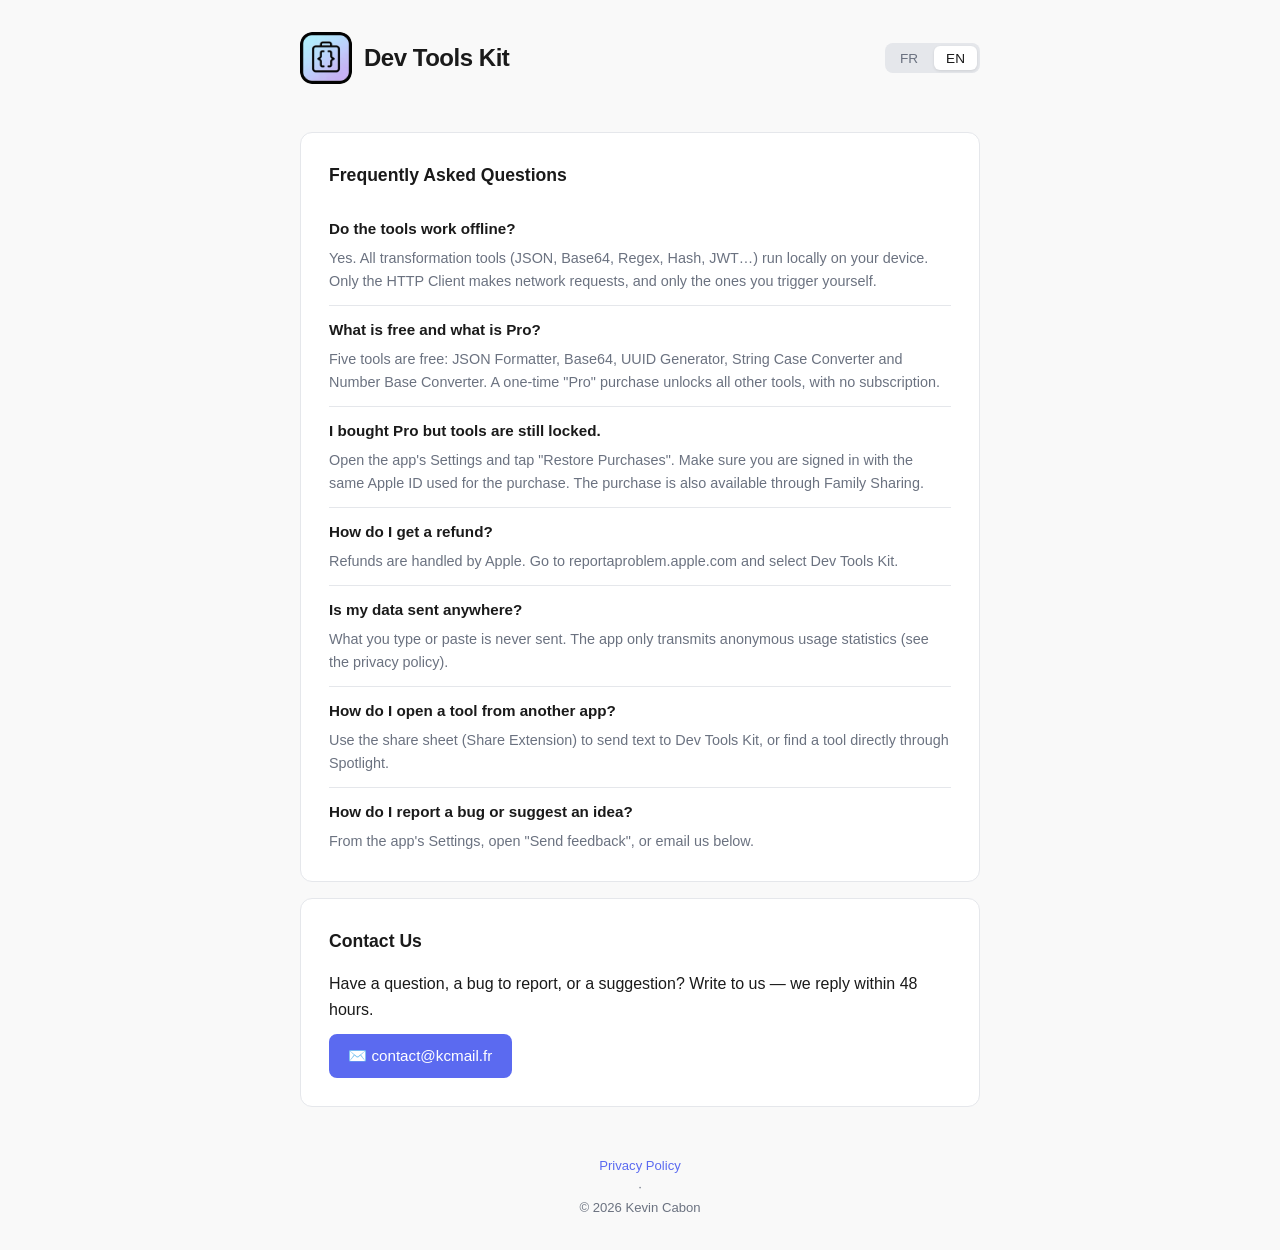
<file: index.html>
<!DOCTYPE html>
<html lang="fr">
<head>
  <meta charset="UTF-8" />
  <meta name="viewport" content="width=device-width, initial-scale=1.0" />
  <title>Dev Tools Kit — Support</title>
  <link rel="stylesheet" href="style.css" />
  <link rel="icon" type="image/png" href="assets/icon.png" />
</head>
<body>
  <div class="container">

    <header>
      <div class="brand">
        <img src="assets/icon.png" class="app-icon" alt="Dev Tools Kit" />
        <h1>Dev Tools Kit</h1>
      </div>
      <div class="lang-switch">
        <button class="active" onclick="setLang('fr', this)">FR</button>
        <button onclick="setLang('en', this)">EN</button>
      </div>
    </header>

    <!-- FRENCH -->
    <div data-lang="fr">

      <div class="card">
        <h2>Questions fréquentes</h2>

        <div class="faq-item">
          <strong>Les outils fonctionnent-ils hors connexion ?</strong>
          <p>Oui. Tous les outils de transformation (JSON, Base64, Regex, Hash, JWT…) s'exécutent localement sur votre appareil. Seul le Client HTTP envoie des requêtes réseau, uniquement celles que vous lancez vous-même.</p>
        </div>

        <div class="faq-item">
          <strong>Qu'est-ce qui est gratuit et qu'est-ce qui est Pro ?</strong>
          <p>Cinq outils sont gratuits : JSON Formatter, Base64, UUID Generator, String Case Converter et Number Base Converter. Un achat unique « Pro » déverrouille tous les autres outils, sans abonnement.</p>
        </div>

        <div class="faq-item">
          <strong>J'ai acheté Pro mais les outils sont verrouillés.</strong>
          <p>Ouvrez les Réglages de l'app et appuyez sur « Restaurer les achats ». Vérifiez que vous êtes connecté avec le même identifiant Apple que lors de l'achat. L'achat est aussi partageable via Partage familial.</p>
        </div>

        <div class="faq-item">
          <strong>Comment obtenir un remboursement ?</strong>
          <p>Les remboursements sont gérés par Apple. Rendez-vous sur reportaproblem.apple.com et sélectionnez Dev Tools Kit.</p>
        </div>

        <div class="faq-item">
          <strong>Mes données sont-elles envoyées quelque part ?</strong>
          <p>Le contenu que vous saisissez ou collez n'est jamais envoyé. L'app transmet uniquement des statistiques d'usage anonymes (voir la politique de confidentialité).</p>
        </div>

        <div class="faq-item">
          <strong>Comment ouvrir un outil depuis une autre app ?</strong>
          <p>Utilisez la feuille de partage (Share Extension) pour envoyer du texte vers Dev Tools Kit, ou recherchez un outil directement via Spotlight.</p>
        </div>

        <div class="faq-item">
          <strong>Comment signaler un bug ou proposer une idée ?</strong>
          <p>Depuis les Réglages de l'app, ouvrez « Envoyer un avis », ou écrivez-nous par e-mail ci-dessous.</p>
        </div>
      </div>

      <div class="card">
        <h2>Nous contacter</h2>
        <p>Vous avez une question, un bug à signaler ou une suggestion ? Écrivez-nous, nous répondons sous 48h.</p>
        <a class="contact-email" href="mailto:contact@kcmail.fr">✉️ contact@kcmail.fr</a>
      </div>

    </div>

    <!-- ENGLISH -->
    <div data-lang="en">

      <div class="card">
        <h2>Frequently Asked Questions</h2>

        <div class="faq-item">
          <strong>Do the tools work offline?</strong>
          <p>Yes. All transformation tools (JSON, Base64, Regex, Hash, JWT…) run locally on your device. Only the HTTP Client makes network requests, and only the ones you trigger yourself.</p>
        </div>

        <div class="faq-item">
          <strong>What is free and what is Pro?</strong>
          <p>Five tools are free: JSON Formatter, Base64, UUID Generator, String Case Converter and Number Base Converter. A one-time "Pro" purchase unlocks all other tools, with no subscription.</p>
        </div>

        <div class="faq-item">
          <strong>I bought Pro but tools are still locked.</strong>
          <p>Open the app's Settings and tap "Restore Purchases". Make sure you are signed in with the same Apple ID used for the purchase. The purchase is also available through Family Sharing.</p>
        </div>

        <div class="faq-item">
          <strong>How do I get a refund?</strong>
          <p>Refunds are handled by Apple. Go to reportaproblem.apple.com and select Dev Tools Kit.</p>
        </div>

        <div class="faq-item">
          <strong>Is my data sent anywhere?</strong>
          <p>What you type or paste is never sent. The app only transmits anonymous usage statistics (see the privacy policy).</p>
        </div>

        <div class="faq-item">
          <strong>How do I open a tool from another app?</strong>
          <p>Use the share sheet (Share Extension) to send text to Dev Tools Kit, or find a tool directly through Spotlight.</p>
        </div>

        <div class="faq-item">
          <strong>How do I report a bug or suggest an idea?</strong>
          <p>From the app's Settings, open "Send feedback", or email us below.</p>
        </div>
      </div>

      <div class="card">
        <h2>Contact Us</h2>
        <p>Have a question, a bug to report, or a suggestion? Write to us — we reply within 48 hours.</p>
        <a class="contact-email" href="mailto:contact@kcmail.fr">✉️ contact@kcmail.fr</a>
      </div>

    </div>

    <footer>
      <a href="privacy.html">
        <span data-lang="fr">Politique de confidentialité</span>
        <span data-lang="en" style="display:none">Privacy Policy</span>
      </a>
      &nbsp;·&nbsp;
      <span data-lang="fr">© 2026 Kevin Cabon</span>
      <span data-lang="en" style="display:none">© 2026 Kevin Cabon</span>
    </footer>

  </div>

  <script>
    function setLang(lang, btn) {
      document.documentElement.lang = lang;
      document.querySelectorAll('[data-lang]').forEach(el => {
        el.style.display = el.dataset.lang === lang ? 'block' : 'none';
      });
      document.querySelectorAll('.lang-switch button').forEach(b => b.classList.remove('active'));
      btn.classList.add('active');
    }

    // Auto-detect browser language on load
    (function() {
      const lang = (navigator.language || 'fr').startsWith('fr') ? 'fr' : 'en';
      if (lang === 'en') {
        setLang('en', document.querySelector('.lang-switch button:last-child'));
      }
    })();
  </script>
</body>
</html>
</file>
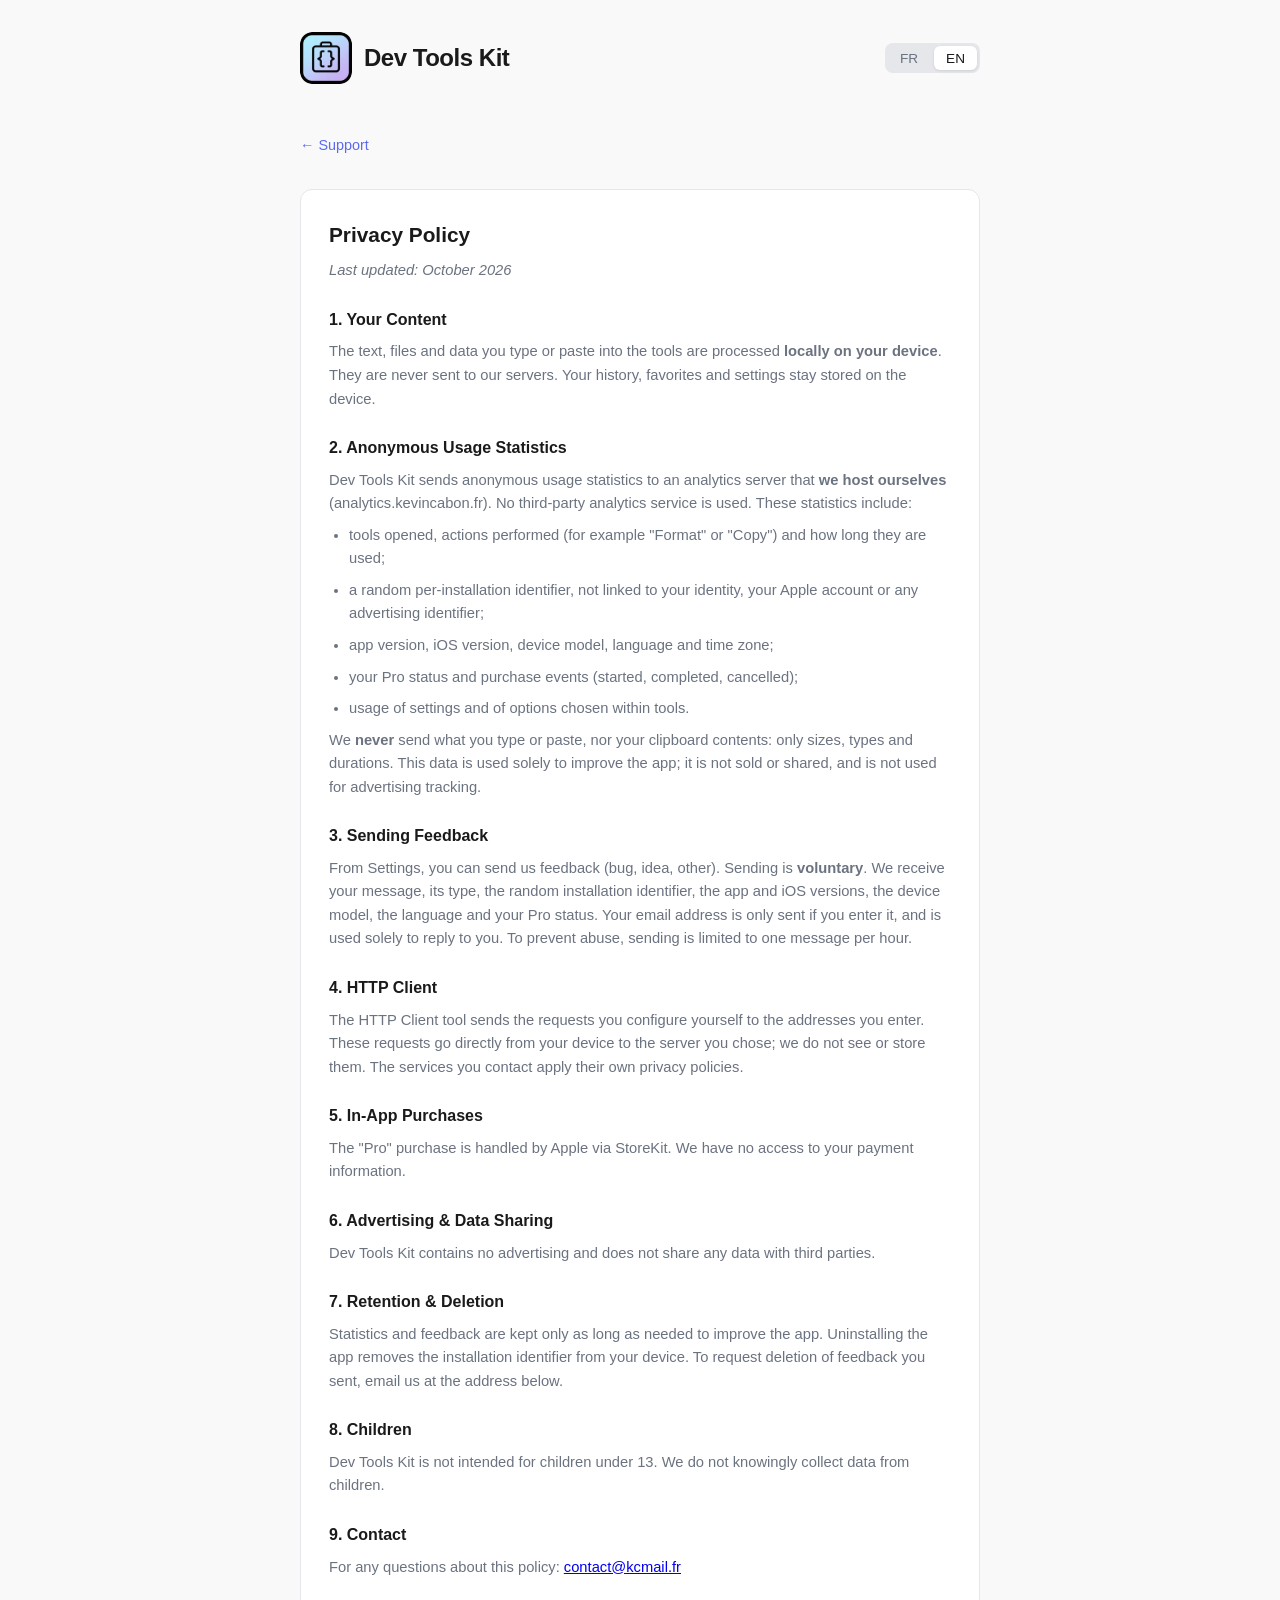
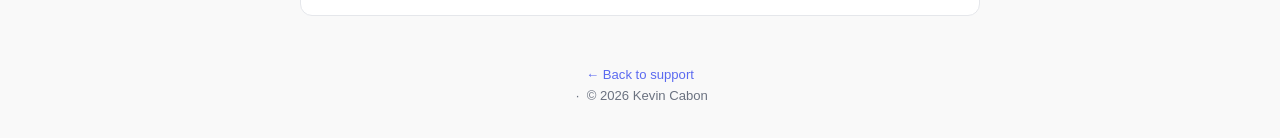
<file: privacy.html>
<!DOCTYPE html>
<html lang="fr">
<head>
  <meta charset="UTF-8" />
  <meta name="viewport" content="width=device-width, initial-scale=1.0" />
  <title>Dev Tools Kit — Politique de confidentialité / Privacy Policy</title>
  <link rel="stylesheet" href="style.css" />
  <link rel="icon" type="image/png" href="assets/icon.png" />
</head>
<body>
  <div class="container">

    <header>
      <div class="brand">
        <img src="assets/icon.png" class="app-icon" alt="Dev Tools Kit" />
        <h1>Dev Tools Kit</h1>
      </div>
      <div class="lang-switch">
        <button class="active" onclick="setLang('fr', this)">FR</button>
        <button onclick="setLang('en', this)">EN</button>
      </div>
    </header>

    <!-- FRENCH -->
    <div data-lang="fr">
      <a class="back-link" href="index.html">← Support</a>

      <div class="card prose">
        <h2 style="font-size:1.3rem; margin-top:0">Politique de confidentialité</h2>
        <p><em>Dernière mise à jour : octobre 2026</em></p>

        <h2>1. Vos contenus</h2>
        <p>Les textes, fichiers et données que vous saisissez ou collez dans les outils sont traités <strong>localement sur votre appareil</strong>. Ils ne sont jamais envoyés à nos serveurs. Votre historique, vos favoris et vos réglages restent stockés sur l'appareil.</p>

        <h2>2. Statistiques d'usage anonymes</h2>
        <p>Dev Tools Kit envoie des statistiques d'usage anonymes à un serveur d'analyse <strong>que nous hébergeons nous-mêmes</strong> (analytics.kevincabon.fr). Aucun service d'analyse tiers n'est utilisé. Ces statistiques comprennent :</p>
        <ul>
          <li>les outils ouverts, les actions effectuées (par exemple « Format » ou « Copier ») et leur durée d'utilisation ;</li>
          <li>un identifiant aléatoire propre à l'installation, qui n'est relié ni à votre identité, ni à votre compte Apple, ni à un identifiant publicitaire ;</li>
          <li>la version de l'application, la version d'iOS, le modèle d'appareil, la langue et le fuseau horaire ;</li>
          <li>votre statut Pro et les événements d'achat (démarré, terminé, annulé) ;</li>
          <li>l'usage des réglages et des options choisies dans les outils.</li>
        </ul>
        <p>Nous n'envoyons <strong>jamais</strong> le contenu que vous saisissez ou collez, ni le contenu de votre presse-papiers : uniquement des tailles, des types et des durées. Ces données servent uniquement à améliorer l'application ; elles ne sont ni vendues ni partagées, et ne servent pas au suivi publicitaire.</p>

        <h2>3. Envoi d'un avis</h2>
        <p>Depuis les Réglages, vous pouvez nous envoyer un avis (bug, idée, autre). Cet envoi est <strong>volontaire</strong>. Nous recevons votre message, son type, l'identifiant aléatoire d'installation, la version de l'application et d'iOS, le modèle de l'appareil, la langue et votre statut Pro. Votre adresse e-mail n'est transmise que si vous la saisissez, uniquement pour vous répondre. Pour éviter les abus, l'envoi est limité à un message par heure.</p>

        <h2>4. Client HTTP</h2>
        <p>L'outil Client HTTP envoie les requêtes que vous configurez vous-même vers les adresses que vous indiquez. Ces requêtes vont directement de votre appareil au serveur choisi ; nous ne les voyons pas et ne les enregistrons pas. Les services contactés appliquent leur propre politique de confidentialité.</p>

        <h2>5. Achats intégrés</h2>
        <p>L'achat « Pro » est géré par Apple via StoreKit. Nous n'avons accès à aucune de vos informations de paiement.</p>

        <h2>6. Publicité et partage de données</h2>
        <p>Dev Tools Kit ne contient aucune publicité et ne partage aucune donnée avec des tiers.</p>

        <h2>7. Conservation et suppression</h2>
        <p>Les statistiques et les avis ne sont conservés que le temps nécessaire à l'amélioration de l'application. Désinstaller l'application supprime l'identifiant d'installation de votre appareil. Pour demander la suppression d'un avis que vous avez envoyé, écrivez-nous à l'adresse ci-dessous.</p>

        <h2>8. Mineurs</h2>
        <p>Dev Tools Kit n'est pas destiné aux enfants de moins de 13 ans. Nous ne collectons sciemment aucune donnée provenant d'enfants.</p>

        <h2>9. Contact</h2>
        <p>Pour toute question relative à cette politique : <a href="mailto:contact@kcmail.fr">contact@kcmail.fr</a></p>
      </div>
    </div>

    <!-- ENGLISH -->
    <div data-lang="en">
      <a class="back-link" href="index.html">← Support</a>

      <div class="card prose">
        <h2 style="font-size:1.3rem; margin-top:0">Privacy Policy</h2>
        <p><em>Last updated: October 2026</em></p>

        <h2>1. Your Content</h2>
        <p>The text, files and data you type or paste into the tools are processed <strong>locally on your device</strong>. They are never sent to our servers. Your history, favorites and settings stay stored on the device.</p>

        <h2>2. Anonymous Usage Statistics</h2>
        <p>Dev Tools Kit sends anonymous usage statistics to an analytics server that <strong>we host ourselves</strong> (analytics.kevincabon.fr). No third-party analytics service is used. These statistics include:</p>
        <ul>
          <li>tools opened, actions performed (for example "Format" or "Copy") and how long they are used;</li>
          <li>a random per-installation identifier, not linked to your identity, your Apple account or any advertising identifier;</li>
          <li>app version, iOS version, device model, language and time zone;</li>
          <li>your Pro status and purchase events (started, completed, cancelled);</li>
          <li>usage of settings and of options chosen within tools.</li>
        </ul>
        <p>We <strong>never</strong> send what you type or paste, nor your clipboard contents: only sizes, types and durations. This data is used solely to improve the app; it is not sold or shared, and is not used for advertising tracking.</p>

        <h2>3. Sending Feedback</h2>
        <p>From Settings, you can send us feedback (bug, idea, other). Sending is <strong>voluntary</strong>. We receive your message, its type, the random installation identifier, the app and iOS versions, the device model, the language and your Pro status. Your email address is only sent if you enter it, and is used solely to reply to you. To prevent abuse, sending is limited to one message per hour.</p>

        <h2>4. HTTP Client</h2>
        <p>The HTTP Client tool sends the requests you configure yourself to the addresses you enter. These requests go directly from your device to the server you chose; we do not see or store them. The services you contact apply their own privacy policies.</p>

        <h2>5. In-App Purchases</h2>
        <p>The "Pro" purchase is handled by Apple via StoreKit. We have no access to your payment information.</p>

        <h2>6. Advertising &amp; Data Sharing</h2>
        <p>Dev Tools Kit contains no advertising and does not share any data with third parties.</p>

        <h2>7. Retention &amp; Deletion</h2>
        <p>Statistics and feedback are kept only as long as needed to improve the app. Uninstalling the app removes the installation identifier from your device. To request deletion of feedback you sent, email us at the address below.</p>

        <h2>8. Children</h2>
        <p>Dev Tools Kit is not intended for children under 13. We do not knowingly collect data from children.</p>

        <h2>9. Contact</h2>
        <p>For any questions about this policy: <a href="mailto:contact@kcmail.fr">contact@kcmail.fr</a></p>
      </div>
    </div>

    <footer>
      <a href="index.html">
        <span data-lang="fr">← Retour au support</span>
        <span data-lang="en" style="display:none">← Back to support</span>
      </a>
      &nbsp;·&nbsp;
      © 2026 Kevin Cabon
    </footer>

  </div>

  <script>
    function setLang(lang, btn) {
      document.documentElement.lang = lang;
      document.querySelectorAll('[data-lang]').forEach(el => {
        el.style.display = el.dataset.lang === lang ? 'block' : 'none';
      });
      document.querySelectorAll('.lang-switch button').forEach(b => b.classList.remove('active'));
      btn.classList.add('active');
    }

    (function() {
      const lang = (navigator.language || 'fr').startsWith('fr') ? 'fr' : 'en';
      if (lang === 'en') {
        setLang('en', document.querySelector('.lang-switch button:last-child'));
      }
    })();
  </script>
</body>
</html>
</file>
<file: style.css>
:root {
  --bg: #f9f9f9;
  --surface: #ffffff;
  --text: #1a1a1a;
  --muted: #6b7280;
  --accent: #5b6af0;
  --accent-hover: #4554e0;
  --border: #e5e7eb;
  --radius: 12px;
}

@media (prefers-color-scheme: dark) {
  :root {
    --bg: #0f0f0f;
    --surface: #1c1c1e;
    --text: #f2f2f7;
    --muted: #8e8e93;
    --border: #2c2c2e;
  }
}

* {
  box-sizing: border-box;
  margin: 0;
  padding: 0;
}

body {
  font-family: -apple-system, BlinkMacSystemFont, "Segoe UI", Helvetica, Arial, sans-serif;
  background: var(--bg);
  color: var(--text);
  line-height: 1.6;
  padding: 2rem 1rem;
}

.container {
  max-width: 680px;
  margin: 0 auto;
}

header {
  display: flex;
  align-items: center;
  justify-content: space-between;
  margin-bottom: 3rem;
  flex-wrap: wrap;
  gap: 1rem;
}

.brand {
  display: flex;
  align-items: center;
  gap: 0.75rem;
}

.app-icon {
  width: 52px;
  height: 52px;
  border-radius: 12px;
  object-fit: cover;
}

.brand h1 {
  font-size: 1.5rem;
  font-weight: 700;
  letter-spacing: -0.02em;
}

.lang-switch {
  display: flex;
  gap: 0.25rem;
  background: var(--border);
  padding: 3px;
  border-radius: 8px;
}

.lang-switch button {
  background: none;
  border: none;
  padding: 0.3rem 0.75rem;
  border-radius: 6px;
  font-size: 0.85rem;
  font-weight: 500;
  cursor: pointer;
  color: var(--muted);
  transition: all 0.15s;
}

.lang-switch button.active {
  background: var(--surface);
  color: var(--text);
  box-shadow: 0 1px 3px rgba(0,0,0,0.1);
}

.card {
  background: var(--surface);
  border-radius: var(--radius);
  border: 1px solid var(--border);
  padding: 1.75rem;
  margin-bottom: 1rem;
}

.card h2 {
  font-size: 1.1rem;
  font-weight: 600;
  margin-bottom: 1rem;
}

.faq-item {
  padding: 0.75rem 0;
  border-bottom: 1px solid var(--border);
}

.faq-item:last-child {
  border-bottom: none;
  padding-bottom: 0;
}

.faq-item strong {
  display: block;
  font-size: 0.95rem;
  margin-bottom: 0.35rem;
}

.faq-item p {
  font-size: 0.9rem;
  color: var(--muted);
}

.contact-email {
  display: inline-flex;
  align-items: center;
  gap: 0.5rem;
  background: var(--accent);
  color: white;
  text-decoration: none;
  padding: 0.6rem 1.2rem;
  border-radius: 8px;
  font-weight: 500;
  font-size: 0.95rem;
  margin-top: 0.75rem;
  transition: background 0.15s;
}

.contact-email:hover {
  background: var(--accent-hover);
}

footer {
  text-align: center;
  font-size: 0.82rem;
  color: var(--muted);
  margin-top: 3rem;
}

footer a {
  color: var(--accent);
  text-decoration: none;
}

/* Privacy page */
.prose h2 {
  font-size: 1rem;
  font-weight: 600;
  margin: 1.5rem 0 0.5rem;
}

.prose p, .prose li {
  font-size: 0.92rem;
  color: var(--muted);
  margin-bottom: 0.5rem;
}

.prose ul {
  padding-left: 1.25rem;
}

.back-link {
  display: inline-flex;
  align-items: center;
  gap: 0.4rem;
  color: var(--accent);
  text-decoration: none;
  font-size: 0.9rem;
  font-weight: 500;
  margin-bottom: 2rem;
}

[data-lang="en"] { display: none; }
[data-lang="fr"] { display: block; }
</file>
